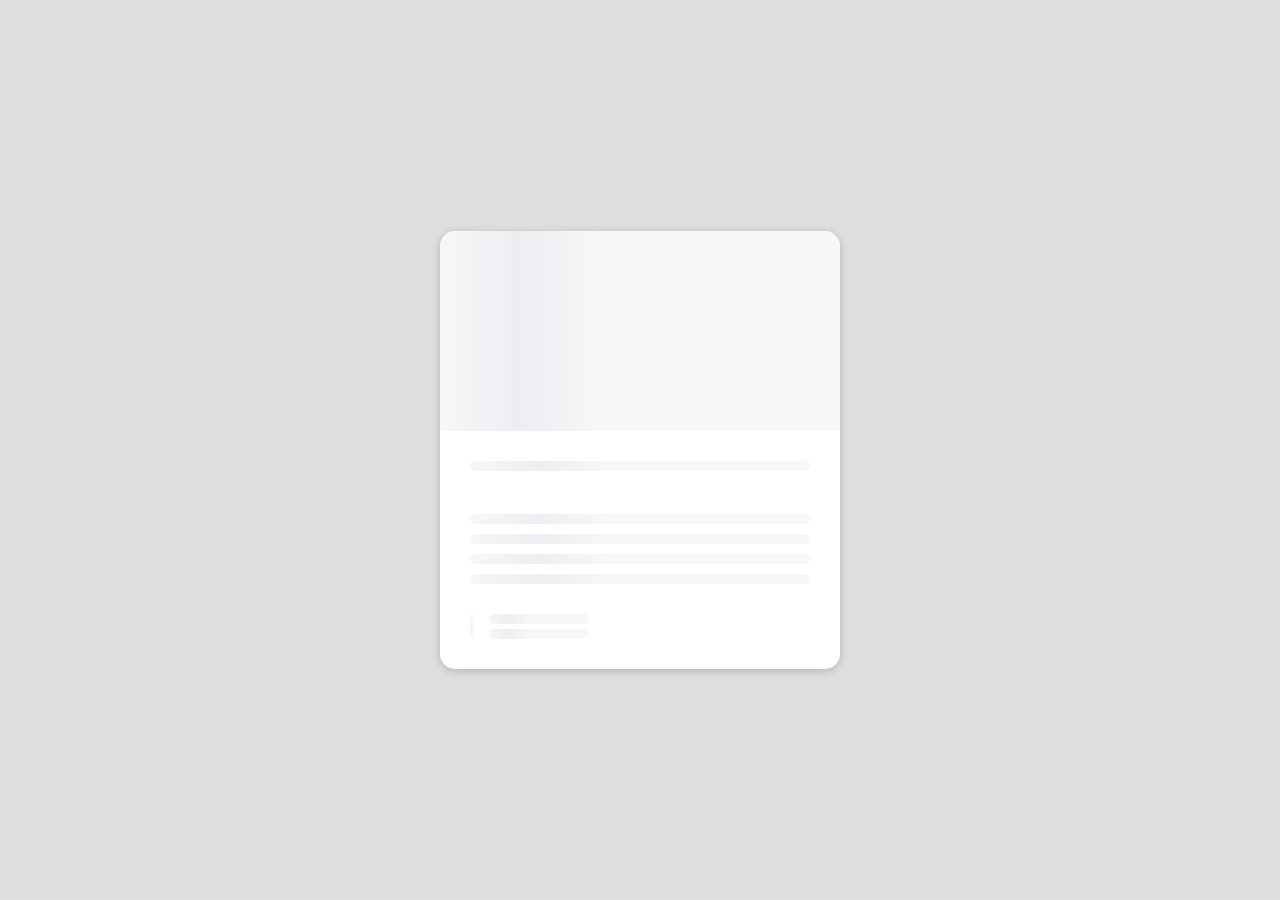
<file: Content_placeholder/index.html>
<!DOCTYPE html>
<html lang="en">

<head>
    <meta charset="UTF-8" />
    <meta name="viewport" content="width=device-width, initial-scale=1.0" />
    <link rel="stylesheet" href="index.css" />
    <title>Content Placeholder</title>
</head>

<body>
    <div class="card">
        <div class="card-header animated-bg" id="header">&nbsp;</div>
        <div class="card-content">
            <h3 class="card-title animated-bg animated-bg-text" id="title">&nbsp;</h3>
            <p class="card-excerpt" id="excerpt">&nbsp;
                <span class="animated-bg animated-bg-text">&nbsp;</span>
                <span class="animated-bg animated-bg-text">&nbsp;</span>
                <span class="animated-bg animated-bg-text">&nbsp;</span>
                <span class="animated-bg animated-bg-text">&nbsp;</span>
            </p>
            <div class="author">
                <div class="profile-img animated-bg" id="profile_img">&nbsp;</div>
                <div class="author-info">
                    <strong class="animated-bg animated-bg-text" id="name">&nbsp;</strong>
                    <small class="animated-bg animated-bg-text" id="date">&nbsp;</small>
                </div>
                </div>
            </div>
        </div>
    </div>
    <script src="index.js"></script>
</body>

</html>
</file>
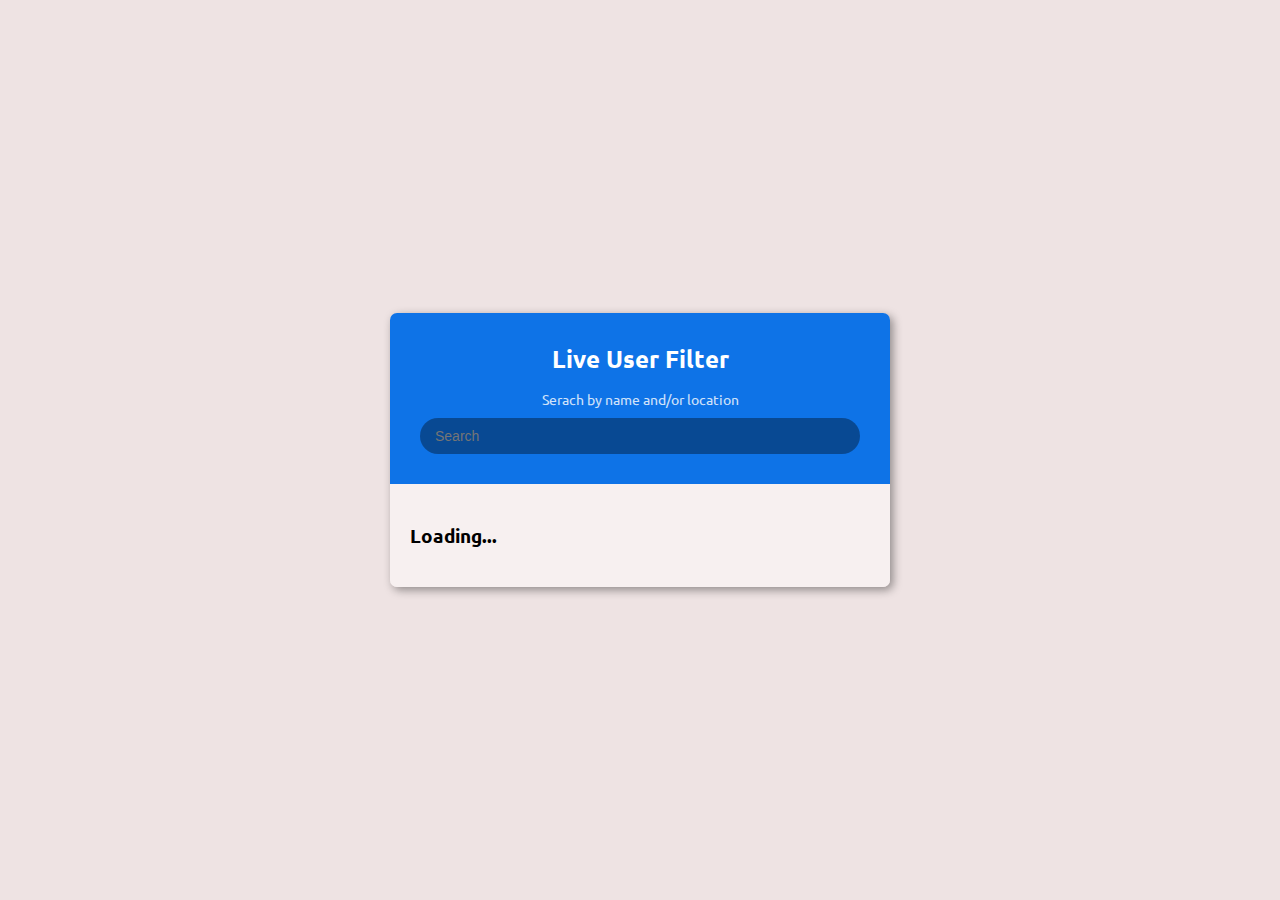
<file: Live_user_filter/index.html>
<!DOCTYPE html>
<html lang="en">

<head>
    <meta charset="UTF-8" />
    <meta name="viewport" content="width=device-width, initial-scale=1.0" />
    <link rel="stylesheet" href="index.css" />
    <title>Live User Filter</title>
</head>

<body>
    <header class="container">
        <div class="header">
            <h4 class="title">Live User Filter</h4>
            <small class="subtitle">Serach by name and/or location</small>
            <input type="text" id="filter" placeholder="Search">
        </div>
        <ul id="result" class="user-list">
           
            <li>
                <h3>Loading...</h3>
            </li>
        </ul>
    </header>
    <script src="index.js"></script>
</body>

</html>
</file>
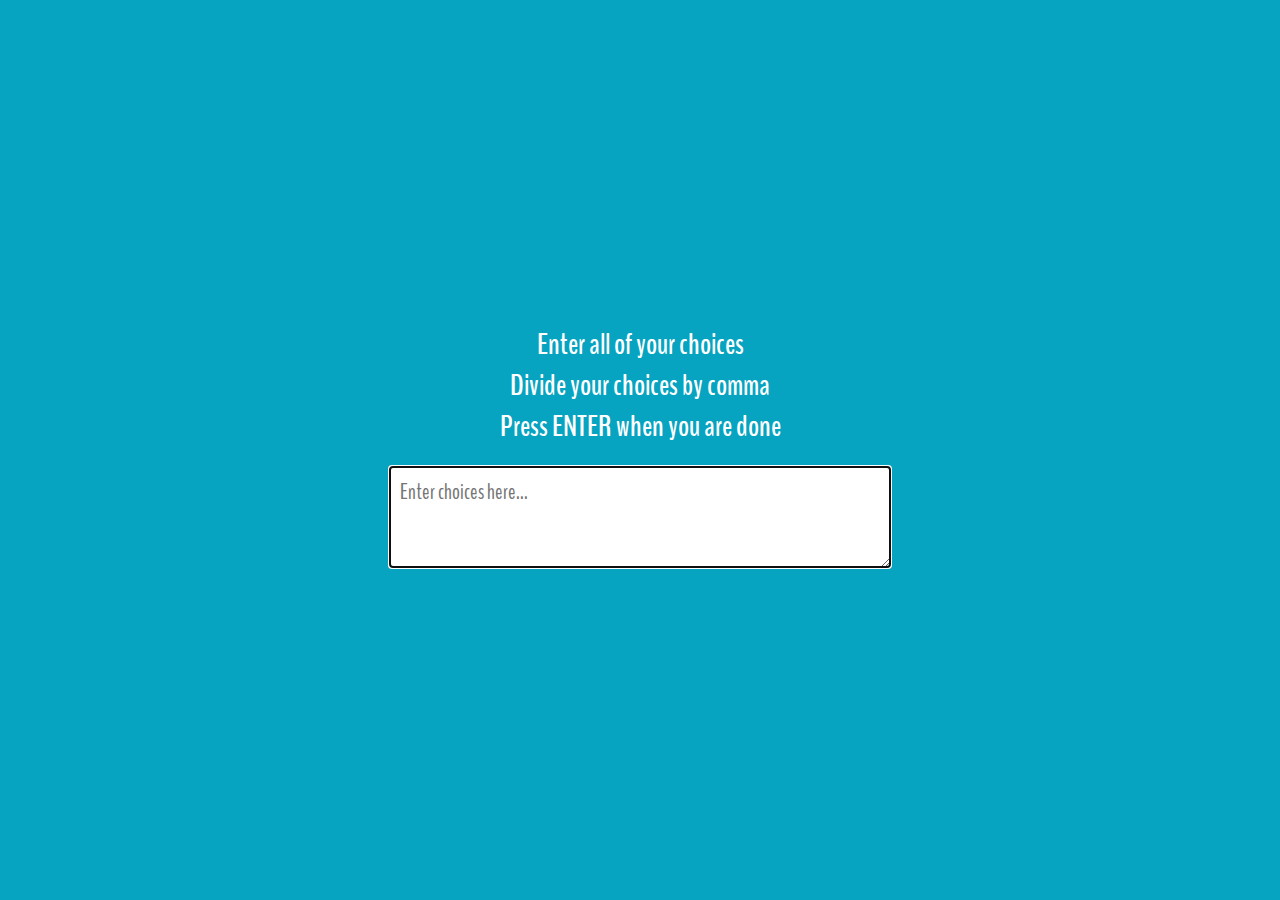
<file: Random_choice/index.html>
<!DOCTYPE html>
<html lang="en">

<head>
    <meta charset="UTF-8" />
    <meta name="viewport" content="width=device-width, initial-scale=1.0" />
    <link rel="stylesheet" href="index.css" />
    <title>Random Choice Picker</title>
    <link rel="stylesheet" href="https://use.fontawesome.com/releases/v5.8.1/css/all.css"
        integrity="sha384-50oBUHEmvpQ+1lW4y57PTFmhCaXp0ML5d60M1M7uH2+nqUivzIebhndOJK28anvf" crossorigin="anonymous">
</head>

<body>
    <div class="container">
        <h3>Enter all of your choices
        <br>
        Divide your choices by comma
        <br>
        Press ENTER when you are done
        </h3>
        <textarea id="textarea" placeholder="Enter choices here..."></textarea>

        <div id="tags"></div>
    </div>
    <script src="index.js"></script>
</body>

</html>
</file>
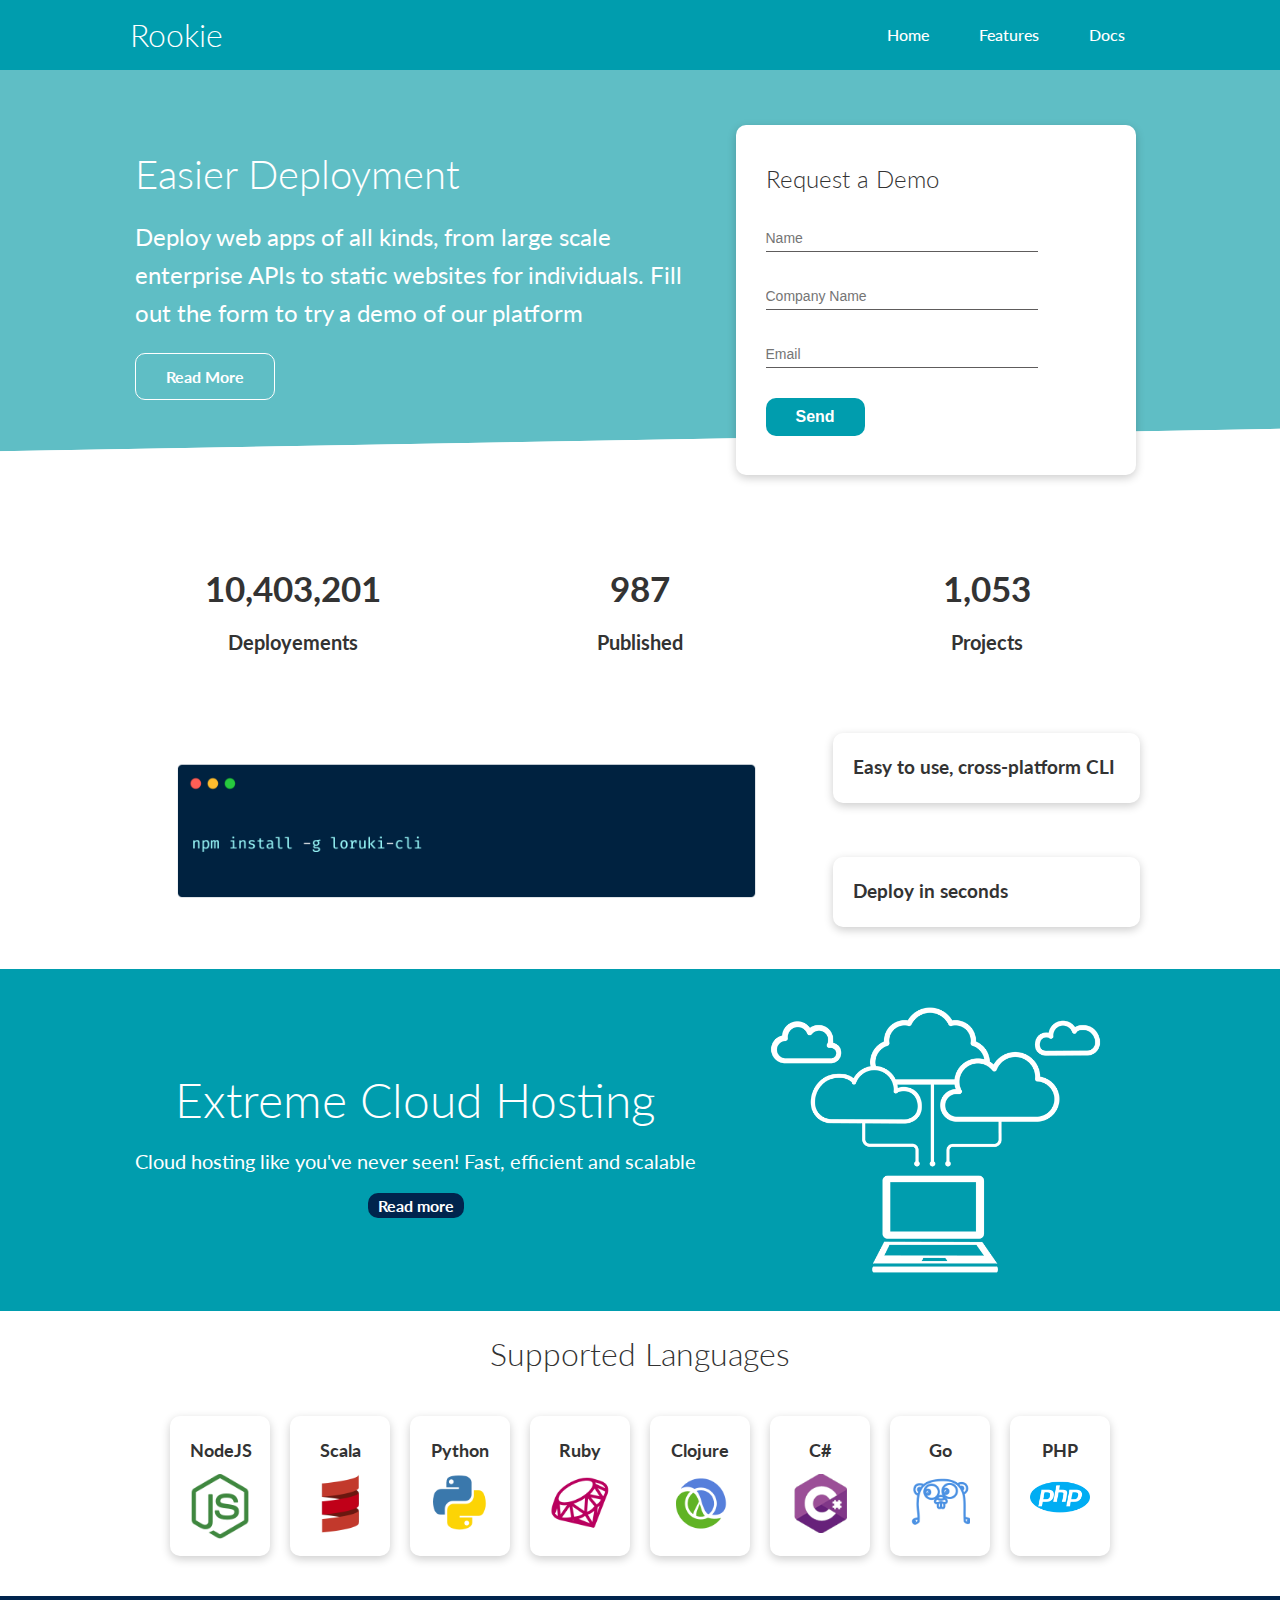
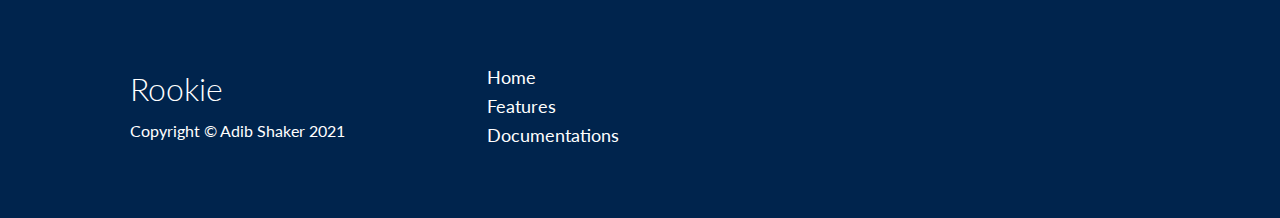
<file: Rookie_website/index.html>
<!DOCTYPE html>
<html lang="en">
<head>
    <meta charset="UTF-8">
    <meta http-equiv="X-UA-Compatible" content="IE=edge">
    <meta name="viewport" content="width=device-width, initial-scale=1.0">
    <link rel="stylesheet" href="https://cdnjs.cloudflare.com/ajax/libs/font-awesome/6.0.0-beta2/css/all.min.css"
        integrity="sha512-YWzhKL2whUzgiheMoBFwW8CKV4qpHQAEuvilg9FAn5VJUDwKZZxkJNuGM4XkWuk94WCrrwslk8yWNGmY1EduTA=="
        crossorigin="anonymous" referrerpolicy="no-referrer" />
    <link rel="stylesheet" href="css/utilities.css">
    <link rel="stylesheet" href="css/style.css">    
    <title>Rookie Website</title>
</head>
<body>
    <!-- Navbar -->
    <div class="navbar">
        <div class="container flex">
            <h1 class="logo">Rookie</h1>
            <nav>
                <ul>
                    <li><a href="index.html">Home</a></li>
                    <li><a href="features.html">Features</a></li>
                    <li><a href="docs.html">Docs</a></li>
                </ul>
            </nav>
        </div>
    </div>
    <!-- Showcase -->
    <section class="showcase">
        <div class="container grid">
            <div class="showcase-text">
                <h1>Easier Deployment</h1>
                <p>Deploy web apps of all kinds, from large scale enterprise APIs to static websites for individuals. Fill
                    out the form to try a demo of our platform</p>
                <a href="features.html" class="btn btn-outline">Read More</a>
            </div>

            <div class="showcase-form card">
                <h2>Request a Demo</h2>
                <form>
                    <div class="form-control">
                        <input type="text" name="name" placeholder="Name" required>
                    </div>
                    <div class="form-control">
                        <input type="text" name="company" placeholder="Company Name" required>
                    </div>
                    <div class="form-control">
                        <input type="email" name="email" placeholder="Email" required>
                    </div>
                    <input type="submit" value="Send" class="btn btn-primary">
                </form>
            </div>
        </div>
    </section>
    <!-- Stats -->
    <section class="stats">
        <div class="container">
            <h3 class="text-center stats-heading my-1">
                Welcome to the best platform for building applications of all types with modern architecture and scaling
            </h3>
            <div class="grid grid-3 text-center my-4">
                <div>
                    <i class="fas fa-server fa-3x"></i>
                    <h3>10,403,201</h3>
                    <p class="text-secondary">Deployements</p>
                </div>
                <div>
                    <i class="fas fa-upload fa-3x"></i>
                    <h3>987</h3>
                    <p class="text-secondary">Published</p>
                </div>
                <div>
                    <i class="fas fa-project-diagram fa-3x"></i>
                    <h3>1,053</h3>
                    <p class="text-secondary">Projects</p>
                </div>

            </div>
        </div>
    </section>
    <!-- Cli -->
    <section class="cli">
        <div class="container grid">
            <img src="images/cli.png" alt="">
            <div class="card">
                <h3>Easy to use, cross-platform CLI</h3>
            </div>
            <div class="card">
                <h3>Deploy in seconds</h3>
            </div>
        </div>
    </section>
    <section class="cloud bg-primary py-2 my-2">
        <div class="container grid">
            <div class="text-center">
                <h2 class="lg">Extreme Cloud Hosting</h2>
                <p class="lead my-1">Cloud hosting like you've never seen! Fast, efficient and scalable</p>
                <a href="features.html" class="btn btn-dark">Read more</a>
            </div>
            <img src="images/cloud.png" alt="">
        </div>
    </section>
    <!-- Languages -->
    <section class="languages">
        <h2 class="md text-center my-2">
            Supported Languages
        </h2>
        <div class="container flex">
            <div class="card">
                <h4>NodeJS</h4>
                <img src="images/logos/node.png" alt="">
            </div>
            <div class="card">
                <h4>Scala</h4>
                <img src="images/logos/scala.png" alt="">
            </div>
            <div class="card">
                <h4>Python</h4>
                <img src="images/logos/python.png" alt="">
            </div>
            <div class="card">
                <h4>Ruby</h4>
                <img src="images/logos/ruby.png" alt="">
            </div>
            <div class="card">
                <h4>Clojure</h4>
                <img src="images/logos/clojure.png" alt="">
            </div>
            <div class="card">
                <h4>C#</h4>
                <img src="images/logos/csharp.png" alt="">
            </div>
            <div class="card">
                <h4>Go</h4>
                <img src="images/logos/go.png" alt="">
            </div>
            <div class="card">
                <h4>PHP</h4>
                <img src="images/logos/php.png" alt="">
            </div>
        </div>
    </section>

    <!-- Footer -->
    <footer class="footer bg-dark py-5">
        <div class="container grid grid-3">
            <div>
                <h1>Rookie</h1>
                <p>Copyright &copy; Adib Shaker 2021</p>
            </div>
            <nav class="footer_links">
                <ul>
                    <li><a href="index.html">Home</a></li>
                    <li><a href="features.html">Features</a></li>
                    <li><a href="docs.html">Documentations</a></li>
                </ul>
            </nav>
            <div class="social">
                <a href="#"><i class="fab fa-twitter fa-2x"></i></a>
                <a href="#"><i class="fab fa-facebook fa-2x"></i></a>
                <a href="#"><i class="fab fa-instagram fa-2x"></i></a>
                <a href="#"><i class="fab fa-github fa-2x"></i></a>
            </div>
        </div>
    </footer>

</body>
</html>
</file>
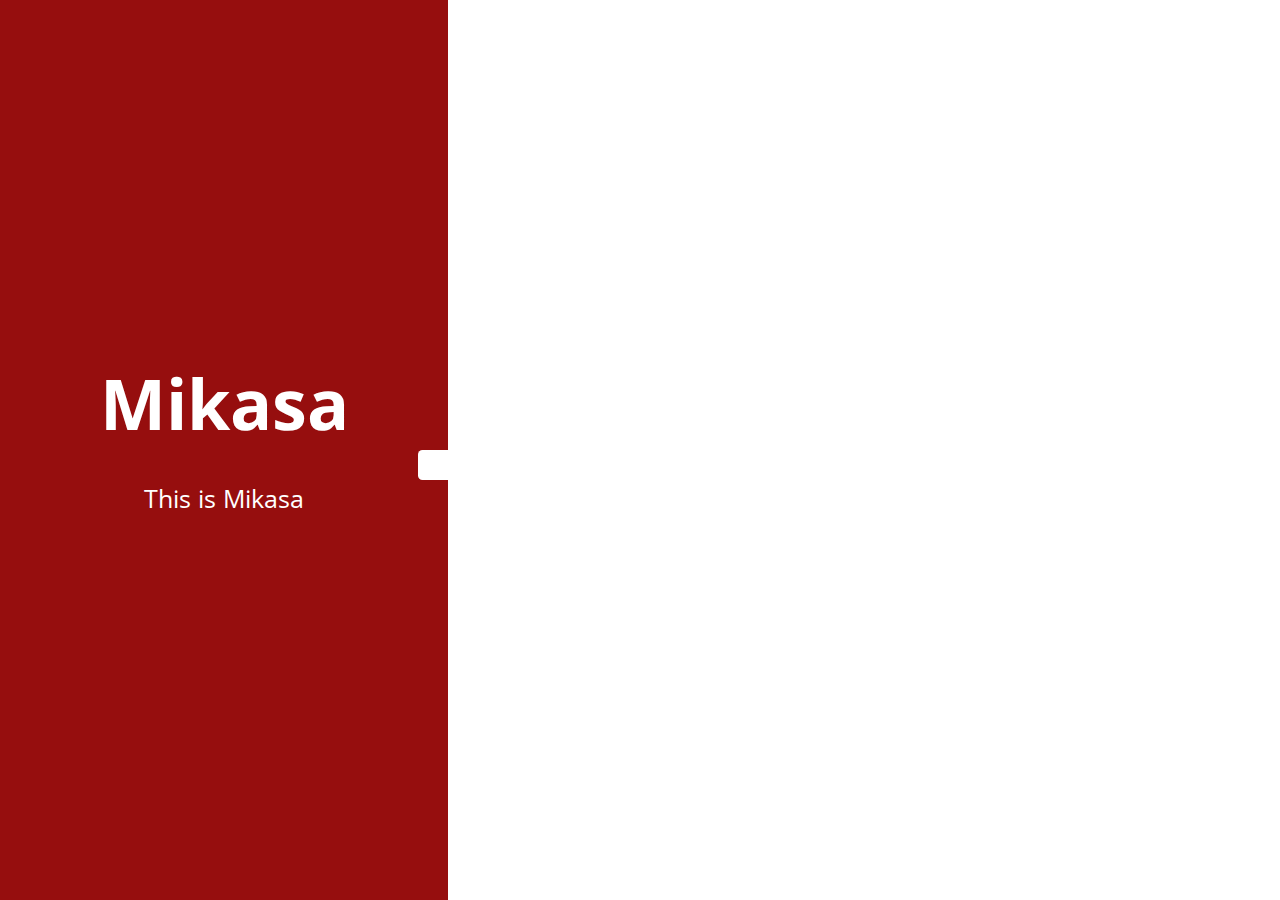
<file: Vertical_slider/index.html>
<!DOCTYPE html>
<html lang="en">

<head>
    <meta charset="UTF-8" />
    <meta name="viewport" content="width=device-width, initial-scale=1.0" />
    <link rel="stylesheet" href="index.css" />
    <title>Vertical Slider</title>
    <link rel="stylesheet" href="https://use.fontawesome.com/releases/v5.8.1/css/all.css"
        integrity="sha384-50oBUHEmvpQ+1lW4y57PTFmhCaXp0ML5d60M1M7uH2+nqUivzIebhndOJK28anvf" crossorigin="anonymous">
</head>

<body>
    <div class="slider-container">
        <div class="left-slider">
            <div style='background-color: rgb(204, 70, 8)'>
                <h1>Naruto</h1>
                <p>This is Naruto</p>
            </div>
            <div style='background-color: rgb(32, 11, 105)'>
                <h1>Sasuke</h1>
                <p>This is Sasuke</p>
            </div>
            <div style='background-color: rgb(31, 78, 10)'>
                <h1>Eren</h1>
                <p>This is Eren</p>
            </div>
            <div style='background-color: rgb(150, 14, 14)'>
                <h1>Mikasa</h1>
                <p>This is Mikasa</p>
            </div>
        </div>
        <div class="right-slider">
            <div style="background-image: url(' https://wallpaperaccess.com/full/343518.jpg')"></div>
            <div style="background-image: url(' https://www.desktophut.com/wp-content/uploads/2021/09/mpc-hc64_N15q6P8oXq.jpg')"></div>
            <div style="background-image: url(' https://wallpaperaccess.com/full/2716992.jpg')"></div>
            <div style="background-image: url('https://www.ixpap.com/images/2021/03/desktop-naruto-wallpaper-ixpap.jpg')"></div>
        </div>
        <div class="action-button">
            <button class="down">
                <i class="fas fa-arrow-down"></i>
            </button>
            <button class="up">
                <i class="fas fa-arrow-up"></i>
            </button>
        </div>
    </div>
    <script src="index.js"></script>
</body>

</html>
</file>
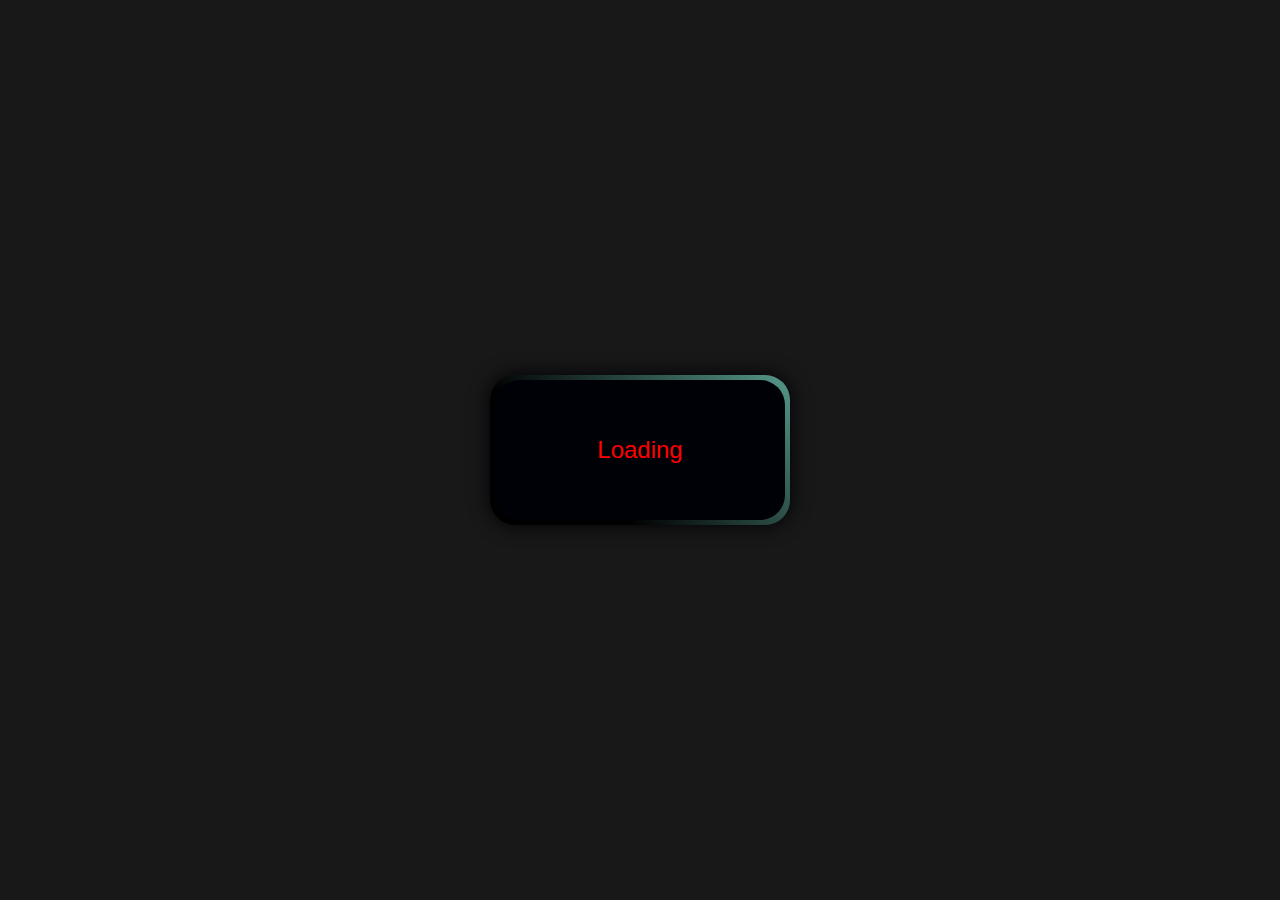
<file: Animated_border/Rectangle.html>
<!DOCTYPE html>
<html lang="en">
<head>
    <meta charset="UTF-8">
    <meta http-equiv="X-UA-Compatible" content="IE=edge">
    <meta name="viewport" content="width=div, initial-scale=1.0">
    <title>Document</title>
</head>

<style>

    *{
        margin: 0;
        padding: 0;
        box-sizing: border-box;
    }

    body{
        min-height: 100vh;
        display: flex;
        justify-content: center;
        align-items: center;
        background: #181818;
    }


    .frame{
        width: 300px;
        height: 150px;
        box-shadow: 0px 0px 20px #000007;
        border-radius: 25px;
        position: relative;
        overflow: hidden;
        display: flex;
        justify-content: center;
        align-items: center;
    }

    .border{
        position: absolute;
        width: 200%;
        height: 200%;
        display: flex;
        justify-content: center;
        align-items: center;
        overflow: hidden;
        background: linear-gradient(to right, black 20%, #7ee2cd 47%, #ff6692 74%, #bad3ea 100%);
        background-size: 200% auto;
        animation: shine 2s infinite linear;
        transform: rotate(-45deg);
    }

    .border::before{
        content: "Loading";
        transform: rotate(45deg);
        width: 290px;
        height: 140px;
        background: #000007;
        display: flex;
        justify-content: center;
        align-items: center;
        color: red;
        font-size: 24px;
        font-family:Impact, Haettenschweiler, 'Arial Narrow Bold', sans-serif;
        border-radius: 25px;
    }

    @keyframes shine{
        to{
            background-position: 200% center;
        }
    }


</style>
<body>
    <div class="frame">3
        <div class="border"></div>
    </div>
    
    
    
</body>
</html>
</file>
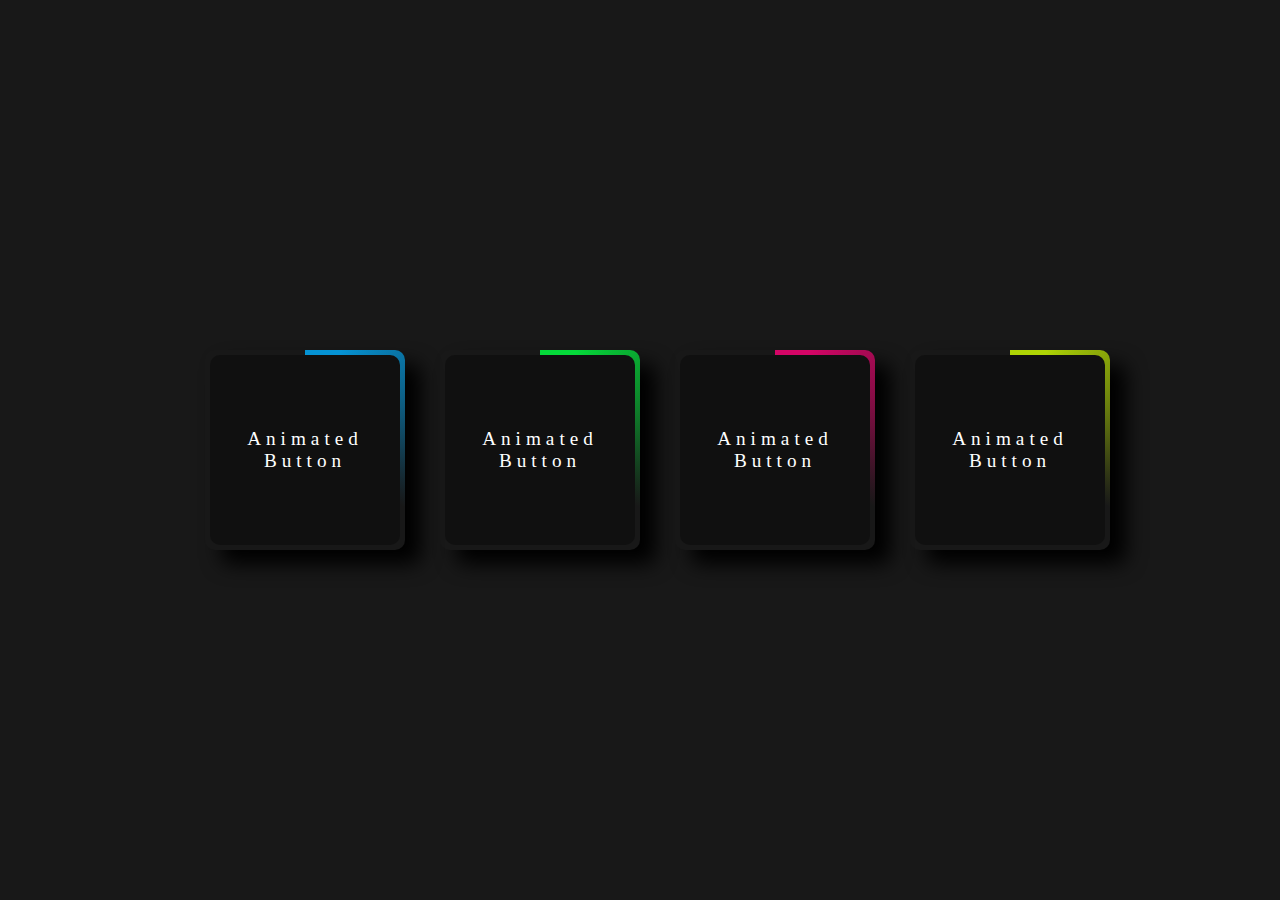
<file: Animated_border/Square.html>
<!DOCTYPE html>
<html lang="en">
<head>
    <meta charset="UTF-8">
    <meta http-equiv="X-UA-Compatible" content="IE=edge">
    <meta name="viewport" content="width=div, initial-scale=1.0">
    <title>Document</title>
</head>

<style>

    *{
        margin: 0;
        padding: 0;
        box-sizing: border-box;
    }

    body{
        min-height: 100vh;
        display: flex;
        justify-content: center;
        align-items: center;
        background: #181818;
    }

    div{
        width: 200px;
        height: 200px;
        box-shadow: 16px 14px 20px black;
        border-radius: 10px;
        position: relative;
        overflow: hidden;
        display: flex;
        justify-content: center;
        align-items: center;
        margin-left: 35px;
        
    }

    div::before{
        content: "";
        
        width: 160%;
        height: 160%;
        position: absolute;
        animation: rotate 4s infinite linear ;
    }

    div::after{
        content: " Animated Button";
        width: 190px;
        height: 190px;
        position: absolute;
        background-color: #101010;
        border-radius: 10px;
        display: flex;
        justify-content: center;
        align-items: center;
        color: #fff;
        font-size: larger;
        letter-spacing: 5px;
        text-align: center;
    }

    .light_blue::before{
        background: conic-gradient(rgb(5, 147, 212) 20deg, transparent 120deg);
    }

    .light_green::before{
        background: conic-gradient(rgb(5, 218, 58) 20deg, transparent 120deg);
    }

    .yellow::before{
        background: conic-gradient(rgb(174, 212, 5) 20deg, transparent 120deg);
    }

    .pink::before{
        background: conic-gradient(rgb(212, 5, 102) 20deg, transparent 120deg);
    }

    @keyframes rotate{
        0%{
            transform: rotate(0deg);

        }
        100%{
            transform: rotate(-360deg);
        }
    }

</style>
<body>
    <div class="light_blue"></div>
    <div class="light_green"></div>
    <div class="pink"></div>
    <div class="yellow"></div>
    
</body>
</html>
</file>
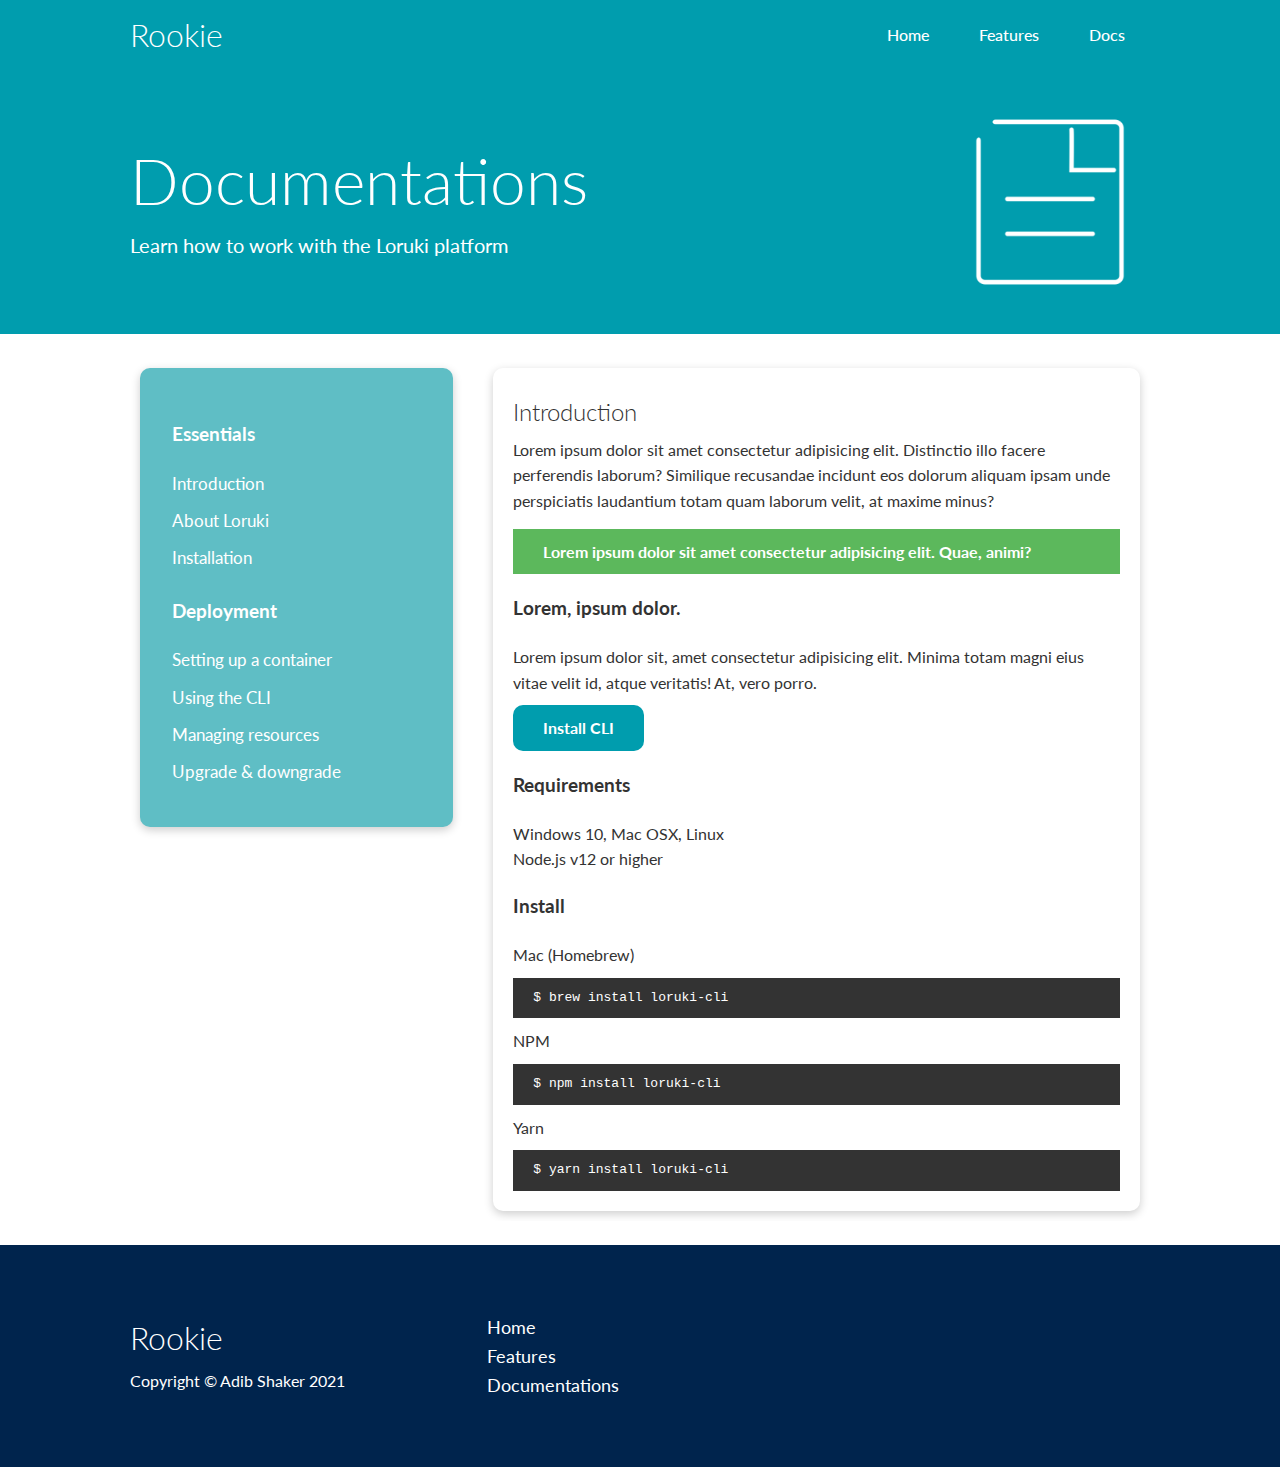
<file: Rookie_website/docs.html>
<!DOCTYPE html>
<html lang="en">
<head>
    <meta charset="UTF-8">
    <meta http-equiv="X-UA-Compatible" content="IE=edge">
    <meta name="viewport" content="width=device-width, initial-scale=1.0">
    <link rel="stylesheet" href="https://cdnjs.cloudflare.com/ajax/libs/font-awesome/6.0.0-beta2/css/all.min.css"
        integrity="sha512-YWzhKL2whUzgiheMoBFwW8CKV4qpHQAEuvilg9FAn5VJUDwKZZxkJNuGM4XkWuk94WCrrwslk8yWNGmY1EduTA=="
        crossorigin="anonymous" referrerpolicy="no-referrer" />
    <link rel="stylesheet" href="css/utilities.css">
    <link rel="stylesheet" href="css/style.css">    
    <title>Rookie Website</title>
</head>
<body>
    <!-- Navbar -->
    <div class="navbar">
        <div class="container flex">
            <h1 class="logo">Rookie</h1>
            <nav>
                <ul>
                    <li><a href="index.html">Home</a></li>
                    <li><a href="features.html">Features</a></li>
                    <li><a href="docs.html">Docs</a></li>
                </ul>
            </nav>
        </div>
    </div>
    <!-- Head -->
    <section class="docs-head bg-primary py-3">
        <div class="container grid">
            <div>
                <h1 class="xl">Documentations</h1>
                <p class="lead">
                    Learn how to work with the Loruki platform
                </p>
            </div>
            <img src="images/docs.png" alt="">
        </div>
    </section>
    <!-- Docs Main -->
    <section class="docs-main my-2">
        <div class="container grid">
            <div class="card panel p-3">
                <h3 class="my-3">Essentials</h3>
                <nav>
                    <ul>
                        <li><a href="#">Introduction</a></li>
                        <li><a href="#">About Loruki</a></li>
                        <li><a href="#">Installation</a></li>
                    </ul>
                </nav>
            <h3 class="my-2">Deployment</h3>
            <nav>
                <ul>
                    <li><a href="#">Setting up a container</a></li>
                    <li><a href="#">Using the CLI</a></li>
                    <li><a href="#">Managing resources</a></li>
                    <li><a href="#">Upgrade & downgrade</a></li>
                </ul>
            </nav>
            </div>
            <div class="card">
                <h2>Introduction</h2>
                <p>Lorem ipsum dolor sit amet consectetur adipisicing elit. Distinctio illo facere perferendis laborum? Similique
                    recusandae incidunt eos dolorum aliquam ipsam unde perspiciatis laudantium totam quam laborum velit, at maxime
                    minus?</p>
            
                <div class="alert alert-success">
                    <i class="fas fa-info"></i> Lorem ipsum dolor sit amet consectetur adipisicing elit. Quae, animi?
                </div>
            
                <h3>Lorem, ipsum dolor.</h3>
                <p>Lorem ipsum dolor sit, amet consectetur adipisicing elit. Minima totam magni eius vitae velit id, atque
                    veritatis! At, vero porro.</p>
                <a href="#" class="btn btn-primary">Install CLI</a>
            
                <h3>Requirements</h3>
                <ul>
                    <li>Windows 10, Mac OSX, Linux</li>
                    <li>Node.js v12 or higher</li>
                </ul>
            
                <h3>Install</h3>
                <p>Mac (Homebrew)</p>
                <pre><code>$ brew install loruki-cli</code></pre>
                <p>NPM</p>
                <pre><code>$ npm install loruki-cli</code></pre>
                <p>Yarn</p>
                <pre><code>$ yarn install loruki-cli</code></pre>
            
            </div>
        </div>
    </section>
    <!-- Footer -->
    <footer class="footer bg-dark py-5">
        <div class="container grid grid-3">
            <div>
                <h1>Rookie</h1>
                <p>Copyright &copy; Adib Shaker 2021</p>
            </div>
            <nav class="footer_links">
                <ul>
                    <li><a href="index.html">Home</a></li>
                    <li><a href="features.html">Features</a></li>
                    <li><a href="docs.html">Documentations</a></li>
                </ul>
            </nav>
            <div class="social">
                <a href="#"><i class="fab fa-twitter fa-2x"></i></a>
                <a href="#"><i class="fab fa-facebook fa-2x"></i></a>
                <a href="#"><i class="fab fa-instagram fa-2x"></i></a>
                <a href="#"><i class="fab fa-github fa-2x"></i></a>
            </div>
        </div>
    </footer>

</body>
</html>
</file>
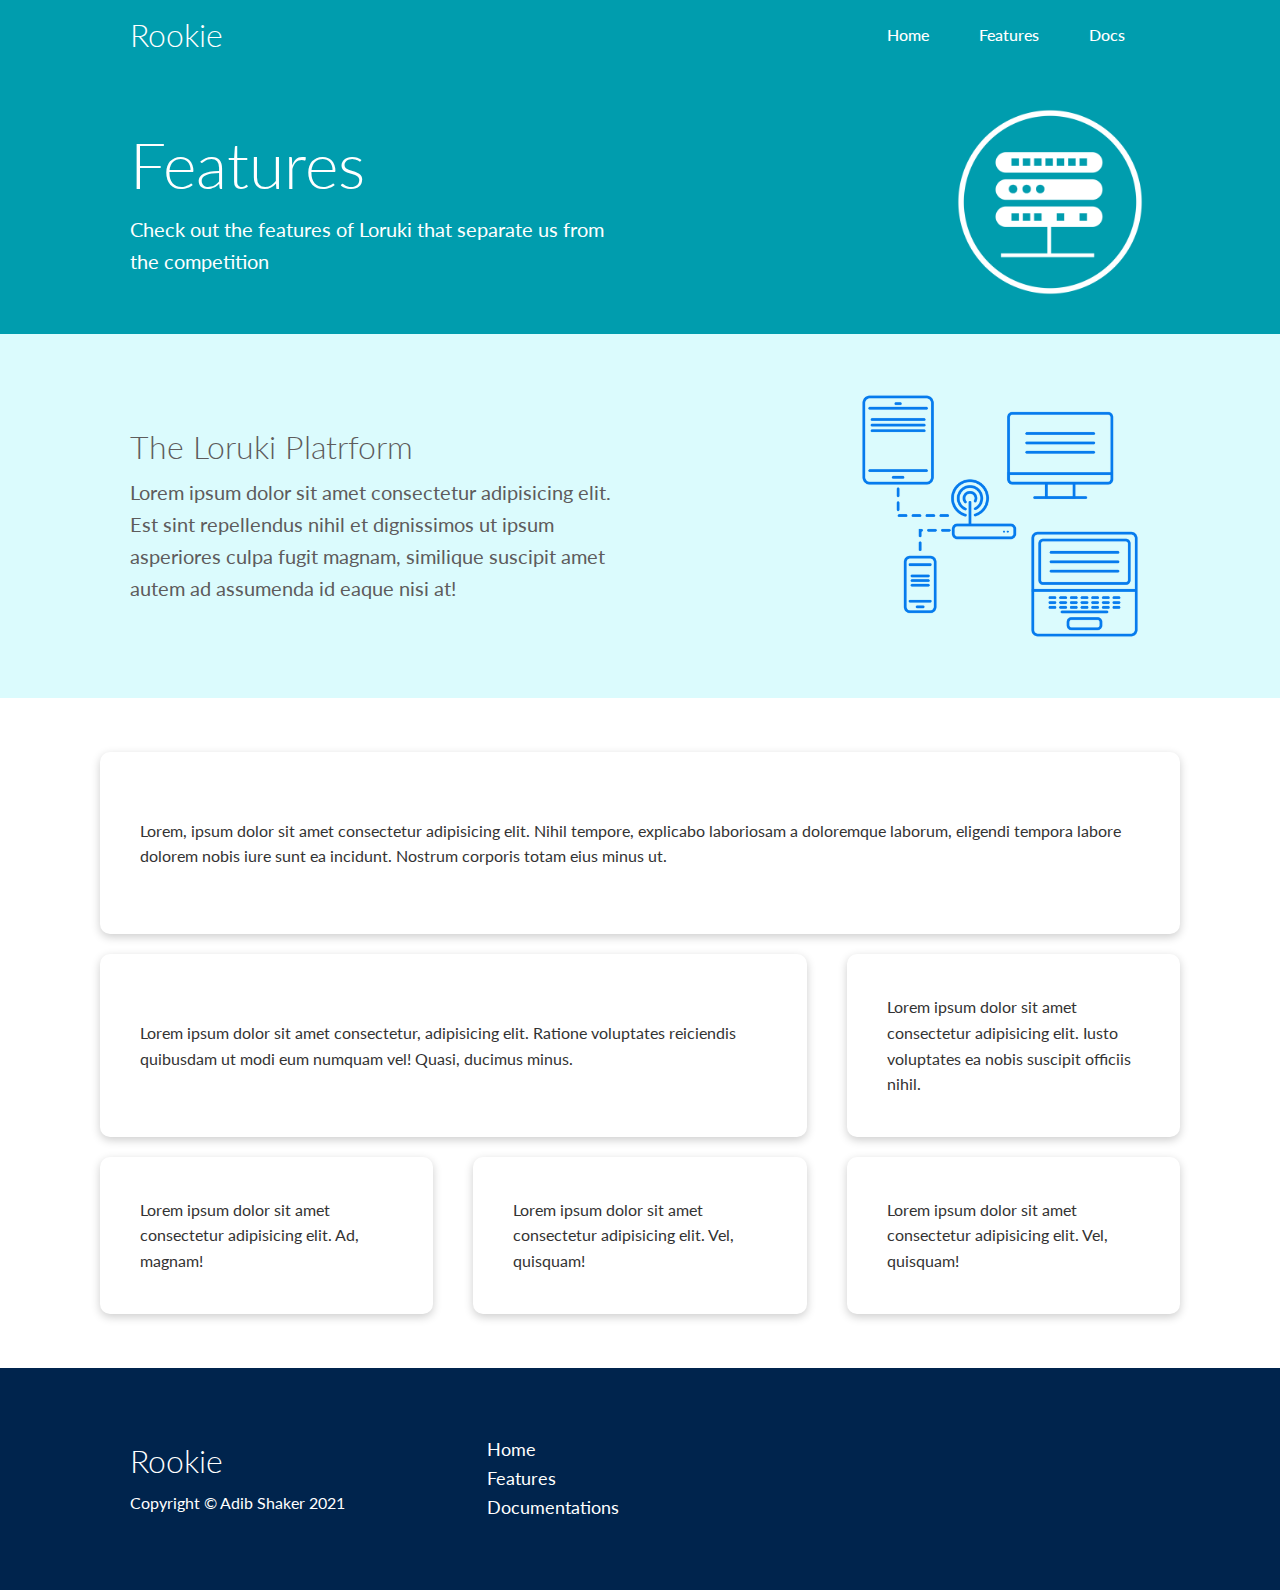
<file: Rookie_website/features.html>
<!DOCTYPE html>
<html lang="en">
<head>
    <meta charset="UTF-8">
    <meta http-equiv="X-UA-Compatible" content="IE=edge">
    <meta name="viewport" content="width=device-width, initial-scale=1.0">
    <link rel="stylesheet" href="https://cdnjs.cloudflare.com/ajax/libs/font-awesome/6.0.0-beta2/css/all.min.css"
        integrity="sha512-YWzhKL2whUzgiheMoBFwW8CKV4qpHQAEuvilg9FAn5VJUDwKZZxkJNuGM4XkWuk94WCrrwslk8yWNGmY1EduTA=="
        crossorigin="anonymous" referrerpolicy="no-referrer" />
    <link rel="stylesheet" href="css/utilities.css">
    <link rel="stylesheet" href="css/style.css">    
    <title>Rookie Website</title>
</head>
<body>
    <!-- Navbar -->
    <div class="navbar">
        <div class="container flex">
            <h1 class="logo">Rookie</h1>
            <nav>
                <ul>
                    <li><a href="index.html">Home</a></li>
                    <li><a href="features.html">Features</a></li>
                    <li><a href="docs.html">Docs</a></li>
                </ul>
            </nav>
        </div>
    </div>
   <!-- Head -->
   <section class="features-head bg-primary py-3">
       <div class="container grid">
           <div>
            <h1 class="xl">Features</h1>
            <p class="lead">
                Check out the features of Loruki that separate us from the
                competition
            </p>
           </div>  
        <img src="images/server.png" alt="">
       </div>
   </section>
   <!-- Sub head -->
   <section class="features-sub-head bg-light py-3">
       <div class="container grid">
        <div>
            <h1 class="md">The Loruki Platrform</h1>
            <p class="lead">
                Lorem ipsum dolor sit amet consectetur adipisicing elit. Est sint repellendus nihil et dignissimos ut ipsum asperiores culpa fugit magnam, similique suscipit amet autem ad assumenda id eaque nisi at!
        </div>
        <img src="images/server2.png" alt="">
       </div>
   </section>
   <!-- Main -->
   <section class="features-main py-2">
       <div class="container grid grid-3">
            <div class="card flex">
                <i class="fas fa-server fa-3x"></i>
                <p>Lorem, ipsum dolor sit amet consectetur adipisicing elit. Nihil tempore, explicabo laboriosam a doloremque laborum, eligendi tempora labore dolorem nobis iure sunt ea incidunt. Nostrum corporis totam eius minus ut.</p>
            </div>
            <div class="card flex">
                <i class="fas fa-laptop-code fa-3x"></i>
                <p>Lorem ipsum dolor sit amet consectetur, adipisicing elit. Ratione voluptates reiciendis quibusdam ut modi eum numquam vel! Quasi, ducimus minus.</p>
            </div>
            <div class="card flex">
                <i class="fas fa-network-wired fa-3x"></i>
                <p>Lorem ipsum dolor sit amet consectetur adipisicing elit. Iusto voluptates ea nobis suscipit officiis nihil.</p>
            </div>
            <div class="card flex">
                <i class="fas fa-database fa-3x"></i>
                <p>Lorem ipsum dolor sit amet consectetur adipisicing elit. Ad, magnam!</p>
            </div>
            <div class="card flex">
                <i class="fas fa-power-off fa-3x"></i>
                <p>Lorem ipsum dolor sit amet consectetur adipisicing elit. Vel, quisquam!</p>
            </div>
            <div class="card flex">
                <i class="fas fa-upload fa-3x"></i>
                <p>Lorem ipsum dolor sit amet consectetur adipisicing elit. Vel, quisquam!</p>
            </div>
       </div>
       
   </section>
    <!-- Footer -->
    <footer class="footer bg-dark py-5">
        <div class="container grid grid-3">
            <div>
                <h1>Rookie</h1>
                <p>Copyright &copy; Adib Shaker 2021</p>
            </div>
            <nav class="footer_links">
                <ul>
                    <li><a href="index.html">Home</a></li>
                    <li><a href="features.html">Features</a></li>
                    <li><a href="docs.html">Documentations</a></li>
                </ul>
            </nav>
            <div class="social">
                <a href="#"><i class="fab fa-twitter fa-2x"></i></a>
                <a href="#"><i class="fab fa-facebook fa-2x"></i></a>
                <a href="#"><i class="fab fa-instagram fa-2x"></i></a>
                <a href="#"><i class="fab fa-github fa-2x"></i></a>
            </div>
        </div>
    </footer>

</body>
</html>
</file>
<file: Content_placeholder/index.css>
@import url("https://fonts.googleapis.com/css2?family=Ubuntu");

* {
  box-sizing: border-box;
}

body {
  background-color: rgb(223, 223, 223);
  font-family: "Ubuntu", sans-serif;
  display: flex;
  align-items: center;
  justify-content: center;
  height: 100vh;
  overflow: hidden;
  margin: 0;
}

img {
  width: 100%;
}

.card {
  box-shadow: 0 2px 10px rgba(0, 0, 0, 0.2);
  border-radius: 15px;
  overflow: hidden;
  width: 400px;
}

.card-header {
  height: 200px;
}

.card-header img {
  object-fit: cover;
  height: 100%;
  width: 100%;
}

.card-content {
  background-color: #fff;
  padding: 30px;
}

.card-title {
  height: 20px;
  margin: 0;
}

.card-excerpt {
  color: rgb(82, 82, 82);
  margin: 10px 0 20px;
}

.author {
  display: flex;
}

.profile-img {
  border-radius: 50%;
  overflow: hidden;
  max-width: 80px;
  max-height: 80px;
}

.author-info {
  display: flex;
  flex-direction: column;
  justify-content: space-around;
  margin-left: 15px;
  width: 100px;
}

.author-info small {
  color: rgb(82, 82, 82);
  margin-top: 5px;
}

.animated-bg {
  background-image: linear-gradient(
    to right,
    #f6f7f8 0%,
    #edeef1 10%,
    #f6f7f8 20%,
    #f6f7f8 100%
  );
  background-size: 200% 100%;
  animation: bgPos 1s linear infinite;
}

.animated-bg-text {
  border-radius: 50px;
  display: inline-block;
  margin: 0;
  height: 10px;
  width: 100%;
}

@keyframes bgPos {
  0% {
    background-position: 50% 0;
  }
  100% {
    background-position: -150% 0;
  }
}
</file>
<file: Live_user_filter/index.css>
@import url("https://fonts.googleapis.com/css2?family=Ubuntu");

* {
  box-sizing: border-box;
}

body {
  background-color: rgb(238, 227, 227);
  font-family: "Ubuntu", sans-serif;
  display: flex;
  align-items: center;
  justify-content: center;
  height: 100vh;
  overflow: hidden;
  margin: 0;
}

.container {
  border-radius: 7px;
  box-shadow: 3px 3px 10px rgba(2, 2, 2, 0.4);
  overflow: hidden;
  text-align: center;
  width: 500px;
}

.title {
  margin: 0;
  margin-bottom: 10px;
  font-size: 24px;
}

.subtitle {
  display: inline-block;
  margin: 5px 0 20px;
  opacity: 0.8;
  margin-bottom: 10px;
  font-size: 14px;
}

.header {
  background-color: rgb(14, 115, 231);
  color: #fff;
  padding: 30px 30px;
}

.header input {
  background-color: rgba(0, 0, 0, 0.363);
  border: none;
  border-radius: 50px;
  color: #fff;
  font-size: 14px;
  padding: 10px 15px;
  width: 100%;
}

.header input:focus {
  outline: none;
}

.user-list {
  background-color: rgb(247, 240, 240);
  list-style-type: none;
  margin: 0;
  padding: 0;
  max-height: 650px;
  overflow-y: auto;
}

.user-list li {
  display: flex;
  padding: 20px;
}

.user-list img {
  border-radius: 50%;
  object-fit: cover;
  height: 70px;
  width: 70px;
  margin-left: 10px;
}

.user-list .user-info {
  margin-top: 10px;
  margin-left: 30px;
  text-align: left;
}

.user-list .user-info h4 {
  margin: 0 0 10px;
}

.user-list .user-info p {
  font-size: 14px;
}

.user-list li:not(:last-of-type) {
  border-top: 1.5px solid rgba(160, 157, 157, 0.336);
}

.user-list li.hide {
  display: none;
}
</file>
<file: Random_choice/index.css>
@import url("https://fonts.googleapis.com/css2?family=BenchNine:wght@400;700&display=swap");

* {
  box-sizing: border-box;
}

body {
  background-color: rgb(6, 164, 192);
  font-family: "BenchNine", sans-serif;
  display: flex;
  flex-direction: column;
  align-items: center;
  justify-content: center;
  height: 100vh;
  overflow: hidden;
  margin: 0;
}

h3 {
  color: #fff;
  margin: 10px 0px 20px 0;
  font-size: 30px;
  text-align: center;
}

.container {
  width: 500px;
}

textarea {
  border: none;
  display: block;
  width: 100%;
  height: 100px;
  font-family: inherit;
  font-size: 22px;
  padding: 10px;
  margin: 0 0 20px;
}

.tag {
  color: #fff;
  background-color: rgb(231, 118, 13);
  font-size: 17px;
  border-radius: 50px;
  padding: 10px 20px;
  margin: 0 5px 10px 0;
  display: inline-block;
  text-align: center;
}

.tag.highlight {
  background-color: rgb(147, 231, 13);
}
</file>
<file: Rookie_website/css/utilities.css>
:root {
  --darker_blue: #00244d;
  --dark_blue: #009dae;
  --light_blue: #5fbec5;
  --lighter_blue: #c2fff9;
  --yellow: #ffe652;
  --success-color: #5cb85c;
  --error-color: #d9534f;
}

/* Utilities */

.container {
  max-width: 1100px;
  margin: 0 auto;
  overflow: auto;
  padding: 0 40px;
}

.card {
  background-color: #fff;
  color: #333;
  border-radius: 10px;
  box-shadow: 0 3px 10px rgba(0, 0, 0, 0.2);
  padding: 20px;
  margin: 10px;
}

.flex {
  display: flex;
  justify-content: center;
  align-items: center;
  height: 100%;
}

.grid {
  display: grid;
  grid-template-columns: repeat(2, 1fr);
  gap: 20px;
  justify-content: center;
  align-items: center;
  height: 100%;
}

.grid-3 {
  grid-template-columns: repeat(3, 1fr);
}

.text-center {
  text-align: center;
  text-decoration: none;
  font-size: 16px;
}

.alert {
  background-color: var(--lighter_blue);
  padding: 10px 20px;
  margin: 15px 0;
  font-weight: bold;
}

.alert i {
  margin-right: 10px;
}

.alert-success {
  background-color: var(--success-color);
  color: #fff;
}
/* Margins */

.my-1 {
  margin: 1rem 0;
}

.my-2 {
  margin: 1.5rem 0;
}

.my-3 {
  margin: 2rem 0;
}

.my-4 {
  margin: 3rem 0;
}

.m-1 {
  margin: 1rem;
}

.m-2 {
  margin: 1.5rem;
}

.m-3 {
  margin: 2rem;
}

.m-4 {
  margin: 3rem;
}

.m-5 {
  margin: 4rem;
}

/* Padding */
.py-1 {
  padding: 1rem 0;
}

.py-2 {
  padding: 1.5rem 0;
}

.py-3 {
  padding: 2rem 0;
}

.py-4 {
  padding: 3rem 0;
}

.py-5 {
  padding: 4rem 0;
}

.p-1 {
  padding: 1rem;
}

.p-2 {
  padding: 1.5rem;
}

.p-3 {
  padding: 2rem;
}

.p-4 {
  padding: 3rem;
}

.p-5 {
  padding: 4rem;
}
</file>
<file: Rookie_website/css/style.css>
@import url("https://fonts.googleapis.com/css2?family=Lato:wght@300&display=swap");

:root {
  --darker_blue: #00244d;
  --dark_blue: #009dae;
  --light_blue: #5fbec5;
  --lighter_blue: #c2fff9;
  --yellow: #ffe652;
}
* {
  box-sizing: border-box;
  margin: 0;
  padding: 0;
}

body {
  font-family: "Lato", sans-serif;
  color: #333;
  line-height: 1.6;
}

/* Navbar */

ul {
  list-style-type: none;
}

a {
  text-decoration: none;
  color: #333;
}

h1,
h2 {
  line-height: 1.2;
  font-weight: 300;
  margin: 10px 0;
}

p {
  margin: 10px 0;
}

img {
  width: 100%;
}

pre,
code {
  background-color: #333;
  color: #fff;
  padding: 10px;
}

.navbar {
  background-color: var(--dark_blue);
  color: #fff;
  height: 70px;
}

.navbar .flex {
  justify-content: space-between;
}

.navbar ul {
  display: flex;
}

.navbar a {
  color: #fff;
  padding: 20px;
  margin: 0 5px;
  font-weight: 500;
}

.navbar a:hover {
  border-bottom: 1px #fff solid;
  font-weight: 700;
  color: var(--yellow);
}

/* Showcase */

.showcase {
  height: 400px;
  background-color: var(--light_blue);
  color: #fff;
  position: relative;
}

.showcase .showcase-text {
  width: 100%;
}

.showcase h1 {
  font-size: 40px;
}

.showcase p {
  margin: 20px 0;
  font-size: 24px;
}

.showcase .grid {
  overflow: visible;
  grid-template-columns: 55% auto;
  gap: 30px;
}

.showcase-text {
  animation: slideInFromLeft 1s ease-in;
}

.showcase-form {
  position: relative;
  top: 30px;
  height: 350px;
  width: 400px;
  padding: 30px;
  z-index: 100;
  animation: slideInFromRight 1s ease-in;
}

.showcase-form .form-control {
  margin: 30px 0;
  color: #fff;
}

.showcase-form input[type="text"],
.showcase-form input[type="email"] {
  border: 0;
  border-bottom: 1px solid rgb(94, 92, 92);
  background-color: #fff;
  width: 80%;
  padding: 5px 0;
  font-size: 14px;
}

.showcase-form input:focus {
  outline: none;
}

.showcase::before,
.showcase::after {
  content: "";
  position: absolute;
  height: 100px;
  bottom: -70px;
  left: 0;
  right: 0;
  background: #fff;
  transform: skewY(-1deg);
  -webkit-transform: skewY(-1deg);
  -moz-transform: skewY(-1deg);
  -ms-transform: skewY(-1deg);
}

/* Backgrounds and colored buttons */
.btn {
  display: inline-block;
  padding: 10px 30px;
  cursor: pointer;
  background-color: var(--light_blue);
  color: #fff;
  border: none;
  border-radius: 10px;
  font-size: 16px;
  font-weight: bold;
  transition: all 0.2s ease;
}

.btn-outline {
  background-color: transparent;
  border: 1px solid #fff;
  transition: all 0.2s ease;
}

.btn-outline:hover {
  transform: scale(0.95);
  border: 1px solid var(--yellow);
  color: var(--yellow);
}

.bg-primary,
.btn-primary {
  background-color: var(--dark_blue);
  color: #fff;
}

.btn-primary:hover {
  transform: scale(0.95);
}

.bg-dark,
.btn-dark {
  background-color: var(--darker_blue);
  color: #fff;
}

.bg-light,
.btn-light {
  background-color: #fff;
  color: rgb(94, 92, 92);
}

.bg-dark a,
.btn-dark a,
.bg-primary a,
.btn-primary a {
  color: #fff;
  padding: 0 10px;
  transition: all 0.3s ease-in;
}

.bg-light {
  background-color: #dbfbfd;
}

/* Text sizing */

.lead {
  font-size: 20px;
}

.sm {
  font-size: 1rem;
}

.md {
  font-size: 2rem;
}

.lg {
  font-size: 3rem;
}

.xl {
  font-size: 4rem;
}

/* Stats */
.stats {
  padding-top: content: '\f056';px;
  animation: slideInFromBottom 1s ease-in;
}

.stat.headling {
  max-width: 500px;
  margin: auto;
}

.stats .grid h3 {
  font-size: 35px;
}

.stats .grid p {
  font-size: 20px;
  font-weight: bold;
}

/* cli */
.cli .grid {
  grid-template-columns: repeat(3, 1fr);
  grid-template-rows: repeat(2, 1fr);
}

.cli .grid > *:first-child {
  grid-column: 1 / span 2;
  grid-row: 1 / span 2;
}

/* Cloud */
.cloud .grid {
  grid-template-columns: 4fr 3fr;
}

/* Languages */
.languages .flex {
  flex-wrap: wrap;
}

.languages .card {
  text-align: center;
  margin: 18px 10px 40px;
  max-width: 100px;
  height: 140px;
  transition: transform 0.25s ease-in;
}

.languages .card h4 {
  font-size: 18px;
  margin-bottom: 10px;
}

.languages .card:hover {
  transform: translateY(-15px);
}

/* Fetures */
.features-head img {
  width: 200px;
  justify-self: flex-end;
}

.features-sub-head img {
  width: 300px;
  justify-self: flex-end;
}

.features-main {
  background-color: #fff;
  overflow: hidden;
  height: 100%;
}
.features-main .card > i {
  margin-right: 20px;
}

.features-main .grid {
  padding: 30px 0;
  grid-template-columns: repeat(3, 1fr);
  grid-template-rows: repeat(2, 1fr);
}

.features-main .grid > *:first-child {
  grid-column: 1 / span 3;
  grid-row: 1 / span 1;
}

.features-main .grid > *:nth-child(2) {
  grid-column: 1 / span 2;
  grid-row: 2 / span 1;
  justify-self: flex-start;
}

/* Docs */
.docs-head img {
  width: 200px;
  justify-self: flex-end;
}

.docs-main .container > :first-child {
  background-color: var(--light_blue);
}

.docs-main h3 {
  margin: 20px 0;
}

.docs-main .grid {
  grid-template-columns: 1fr 2fr;
  align-items: flex-start;
}

.docs-main nav li {
  font-size: 17px;
  padding-bottom: 5px;
  margin-bottom: 5px;
  transition: all 0.2s ease;
}

.docs-main nav a,
.docs-main .panel h3 {
  color: #fff;
  transition: all 0.2s ease;
}

.docs-main nav a:hover {
  color: var(--yellow);
  font-weight: bold;
}

.docs-main nav li:hover {
  border-bottom: 1px solid var(--yellow);
}

/* Footer */
.footer .social a:hover,
.footer_links a:hover {
  color: var(--yellow);
}

.footer_links {
  font-size: 18px;
}

/* Animations */
@keyframes slideInFromLeft {
  0% {
    transform: translateX(-100%);
  }
  100% {
    transform: translateX(0);
  }
}

@keyframes slideInFromRight {
  0% {
    transform: translateX(100%);
  }
  100% {
    transform: translateX(0);
  }
}

@keyframes slideInFromTop {
  0% {
    transform: translateY(-100%);
  }
  100% {
    transform: translateX(0);
  }
}

@keyframes slideInFromBottom {
  0% {
    transform: translateY(100%);
  }
  100% {
    transform: translateX(0);
  }
}

/* Tablets and under */
@media (max-width: 768px) {
  .grid,
  .showcase .grid,
  .cli .grid,
  .cloud .grid,
  .stats .grid,
  .features-main .grid,
  .docs-main .grid {
    grid-template-columns: 1fr;
    grid-template-rows: 1fr;
  }

  .showcase {
    height: auto;
  }

  .showcase .showcase-text {
    text-align: center;
    margin-top: 40px;
    animation: slideInFromTop 1s ease-in;
  }

  .showcase .showcase-form {
    justify-self: center;
    margin: auto;
    animation: slideInFromBottom 1s ease-in;
  }

  .cli .grid > *:first-child {
    grid-column: 1;
    grid-row: 1;
  }

  .features-head,
  .features-sub-head,
  .docs-head {
    text-align: center;
  }

  .features-head img,
  .features-sub-head img,
  .docs-head img {
    justify-self: center;
  }

  .features-main .grid > *:first-child,
  .features-main .grid > *:nth-child(2) {
    grid-column: 1;
    grid-row: 1;
  }
}

/* Mobile */
@media (max-width: 500px) {
  .navbar {
    height: 110px;
  }
  .navbar .flex {
    flex-direction: column;
  }
  .navbar ul {
    padding: 10px;
    background-color: rgba(0, 0, 0, 0.1);
  }
}
</file>
<file: Vertical_slider/index.css>
@import url("https://fonts.googleapis.com/css2?family=Open+Sans");

* {
  box-sizing: border-box;
  margin: 0;
  padding: 0;
}

body {
  font-family: "Open Sans", sans-serif;
  display: flex;
  height: 100vh;
}

.slider-container {
  position: relative;
  overflow: hidden;
  width: 100vw;
  height: 100vh;
}

.left-slider {
  height: 100%;
  width: 35%;
  position: absolute;
  top: 0;
  left: 0;
  transition: transform 0.5s ease-in-out;
}

.left-slider > div {
  height: 100%;
  width: 100%;
  display: flex;
  flex-direction: column;
  align-items: center;
  justify-content: center;
  color: #fff;
}

.left-slider h1 {
  font-size: 70px;
  margin-bottom: 20px;
  margin-top: -30px;
}

.left-slider p {
  font-size: 25px;
  margin-top: 10px;
}

.right-slider {
  height: 100%;
  position: absolute;
  top: 0;
  left: 35%;
  width: 65%;
  transition: transform 0.5s ease-in-out;
}

.right-slider > div {
  background-repeat: no-repeat;
  background-size: cover;
  background-position: center center;
  height: 100%;
  width: 100%;
}

button {
  background-color: #fff;
  color: rgb(155, 151, 151);
  cursor: pointer;
  border: none;
  font-size: 15px;
  padding: 15px;
}

button:hover {
  color: black;
}

button:focus {
  outline: none;
}

.slider-container .action-button button {
  position: absolute;
  left: 35%;
  top: 50%;
  z-index: 100;
}

.slider-container .action-button .down {
  transform: translateX(-100%);
  border-top-left-radius: 15%;
  border-bottom-left-radius: 15%;
}

.slider-container .action-button .up {
  transform: translateY(-100%);
  border-top-right-radius: 15%;
  border-bottom-right-radius: 15%;
}
</file>
